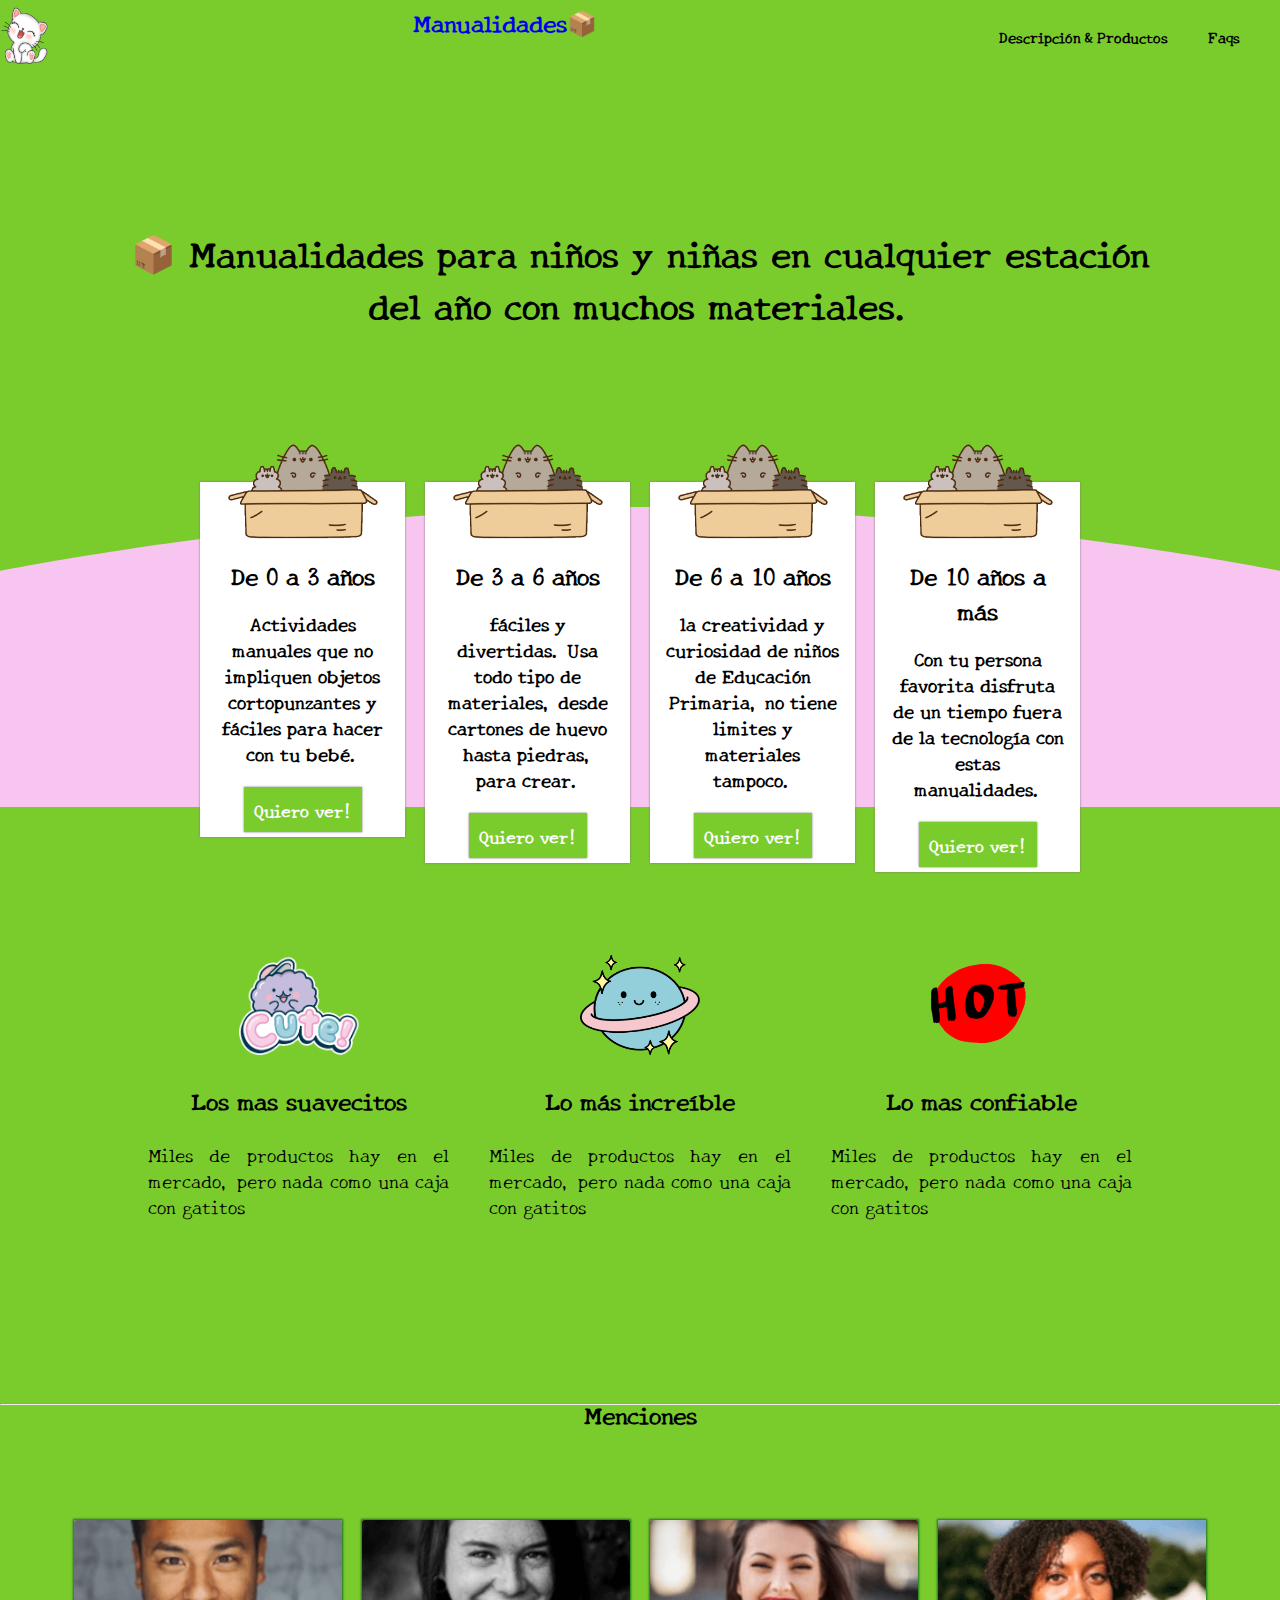
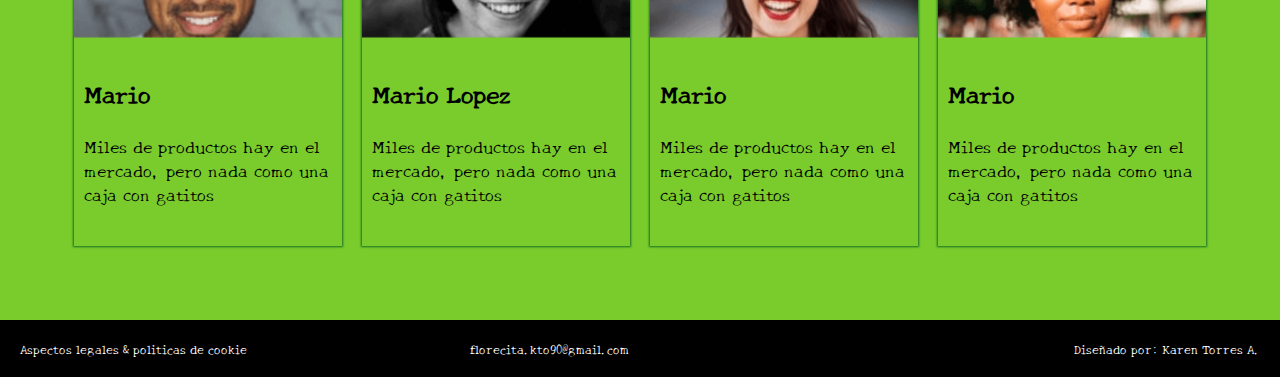
<file: index.html>
<!DOCTYPE html>
<html lang="es">
<head>
  <script type="text/javascript" async="" src="https://www.googleadservices.com/pagead/conversion_async.js"></script>
  <script type="text/javascript" async="" src="https://www.google-analytics.com/analytics.js"></script>
  <script async src="https://www.googletagmanager.com/gtag/js?id=UA-194716255-2">
  </script>
  <!-- Google Analytics -->
<script>
  (function(i,s,o,g,r,a,m){i['GoogleAnalyticsObject']=r;i[r]=i[r]||function(){
  (i[r].q=i[r].q||[]).push(arguments)},i[r].l=1*new Date();a=s.createElement(o),
  m=s.getElementsByTagName(o)[0];a.async=1;a.src=g;m.parentNode.insertBefore(a,m)
  })(window,document,'script','https://www.google-analytics.com/analytics.js','ga');
  
  ga('create', 'UA-194716255-2', 'auto');
  ga('send', 'pageview');
  </script>
    <!-- metas requeridos -->
    <meta name="google-site-verification" content="7zwD9bVDYFP3vGOhgcUnTmCMMDcfvRH4NPtVqf5TxdM" />
    <meta charset="UTF-8">
    <meta http-equiv="X-UA-Compatible" content="IE=edge">
    <meta name="viewport" content="width=device-width, initial-scale=1.0">
    <meta name="author" content="Karen Torres Archbold" />
    <meta name="copyright" content="Propietario del copyright Karen Torres Archbold" />
    <meta name="robots" content="index,follow"/>
    <meta name="keywords" content="manualidades,
    manualidades con papel para ninos,
    manualidades para hacer en casa,
    manualidades de reciclaje,
    manualidades para el hogar,
    manualidades con papel,
    manualidades para ninos,
    manualidades faciles y rapidas,
    manualidades faciles,
    manualidades para vender,
    manualidades para el dia del padre,
    manualidades para el dia de la madre,
    manualidades navideñas,
    manualidades con fomi,
    manualidades con madera,
    manualidades con cartulina,
    manualidades con papel crepé,
    manualidades con plastilina,
    manualidades con rollo de papel,
    manualidades con palitos de paleta,
    ideas en 5 minutos manualidades,
    manualidades con botellas plasticas,
    "/>
    <meta name="description" content="Encuentra aquí esas ideas que necesitas para tus manualidades, infinitas ideas, para personas creativas.">
    <meta property="og:locale" content="es_ES">
    <meta property="og:type" content="website">
    <meta property="og:url" content="https://manualidades.store">
    <meta property="og:title" content="♥ 1000 manualidades para tu 2021 100% fáciles ◄">
    <meta property="og:description" content="☺ De materiales como: cartón, fomi, rollo de papel, papel, madera, palitos de paleta, material reciclado y más">

    <link rel="canonical" href="https://manualidades.store">
    <link rel="stylesheet" href="style.css">
    <link rel="stylesheet" href="https://stackpath.bootstrapcdn.com/bootstrap/4.1.3/css/bootstrap.min.css" integrity="sha384-MCw98/SFnGE8fJT3GXwEOngsV7Zt27NXFoaoApmYm81iuXoPkFOJwJ8ERdknLPMO" crossorigin="anonymous">
    <link rel="icon" type="image/png" href="assets/logo/KawaiLike.png"> 
    <title>Manualidades📦</title>
</head>
<body>
    
    <nav>
<div class="logo_image">
    <img src="assets/logo/KawaiLike.png" alt="">
</div>
<h2><a href="https://manualidades.store/">Manualidades📦</a></h2>
<UL>
    <LI><a href="#">Descripción & Productos</a></LI>
    <li><a href="#">Faqs</a></li>
</UL>
    </nav>
    <!-- Aquí acaba el navbar -->

  <div class="main_section">
    <h1>
      📦 Manualidades para niños y niñas en cualquier estación del año con muchos materiales.
    </h1>
  </div>
  <div class="products">
    <div class="container">
      <div class="row align-items-center">

    <div class="product col-12 col-md-3 col-lg-3">
      <div class="content">
          <div class="img_content"><img src="/assets/icons/box2.png" alt="caja con gatitos adentro creemos que es manualidades de gatitos"></div>
              <h2>De 0 a 3 años</h2>
              <p>Actividades manuales que no impliquen objetos cortopunzantes y fáciles para hacer con tu bebé.</p>
              <a href="#" class="main_button">Quiero ver!</a>
      </div>
    </div>
    <div class="product col-12 col-md-3 col-lg-3">
      <div class="content">
        <div class="img_content"><img src="/assets/icons/box2.png" alt="manualidades de gatitos un gato y una caja"></div>
              <h2>De 3 a 6 años</h2>
              <p>fáciles y divertidas. Usa todo tipo de materiales, desde cartones de huevo hasta piedras, para crear.</p>
              <a href="#" class="main_button">Quiero ver!</a>
      </div>
    </div>
    <div class="product col-12 col-md-3 col-lg-3">
      <div class="content">
          <div class="img_content"><img src="/assets/icons/box2.png" alt="la caja de manualidades con gatitos adentro"></div>   
              <h2>De 6 a 10 años</h2>
              <p>la creatividad y curiosidad de niños de Educación Primaria, no tiene limites y materiales tampoco.</p>
              <a href="#" class="main_button">Quiero ver!</a>
      </div>
    </div>
    <div class="product col-12 col-md-3 col-lg-3">
      <div class="content">
        <div class="img_content"><img src="/assets/icons/box2.png" alt="gatitos por todos los lados nos muestra la caja de manualidades"></div>
              <h2>De 10 años a más</h2>
              <p>Con tu persona favorita disfruta de un tiempo fuera de la tecnología con estas manualidades.</p>
              <a href="#" class="main_button">Quiero ver!</a>
      </div>
    </div>
  </div>
    </div>
  </div>

 <!-- Inicia beneficios -->
 <div class="beneficios">
  <div class="beneficio">
    <div class="content_beneficio">
      <img src="./assets/img/b1.png" alt="Las manualidades mas lindas y esponjosas que jamás hayas visto">
      <h3>Los mas suavecitos</h3>
      <p class="text_beneficio">
        Miles de productos hay en el mercado, pero nada como una caja con gatitos
      </p>
    </div>
  </div>
  <div class="beneficio">
    <div class="content_beneficio">
      <img src="./assets/img/b2.png" alt="Los diseños de manualidades más increibles en el mundo y en marte">
      <h3>Lo más increíble</h3>
      <p class="text_beneficio">
        Miles de productos hay en el mercado, pero nada como una caja con gatitos
      </p>
    </div>
  </div>
  <div class="beneficio">
    <div class="content_beneficio">
      <img src="./assets/img/b3.png" alt="Las manualidades más nuevas y recientes en todo el año en curso">
      <h3>Lo mas confiable</h3>
      <p class="text_beneficio">
        Miles de productos hay en el mercado, pero nada como una caja con gatitos
      </p>
    </div>
  </div>
</div>
<!-- Fin beneficios -->
<hr>
<!-- Inicia menciones -->
<h2 class="mention_title">Menciones</h2>
<div class="mentions">
  <div class="mention">
    <div class="content_mention">
      <img src="./assets/img/p1.png" alt="Persona que nos ha mencionado con anterioridad">
      <div class="text">
        <h3>Mario</h3>
        <p>Miles de productos hay en el mercado, pero nada como una caja con gatitos</p>
      </div>
    </div>
  </div>
  <div class="mention">
    <div class="content_mention">
      <img src="./assets/img/p2.png" alt="Nuestra clientela nos prefiere por eso somos los mejores en manualidades">
      <div class="text">
        <h3>Mario Lopez</h3>
        <p>Miles de productos hay en el mercado, pero nada como una caja con gatitos</p>
      </div>
    </div>
  </div>
  <div class="mention">
    <div class="content_mention">
      <img src="./assets/img/p3.png" alt="Disfrutamos de las menciones que nos hacen nuestros usuarios por eso los mencionamos">
      <div class="text">
        <h3>Mario</h3>
        <p>Miles de productos hay en el mercado, pero nada como una caja con gatitos</p>
      </div>
    </div>
  </div>
  <div class="mention">
    <div class="content_mention">
      <img src="./assets/img/p4.png" alt="Que bueno ver que los usuarios nos responden y nos prefieren siempre">
      <div class="text">
        <h3>Mario</h3>
        <p>Miles de productos hay en el mercado, pero nada como una caja con gatitos</p>
      </div>
    </div>
  </div>
</div>
<!-- Fin de menciones -->
<!-- Inicio de footer -->
<footer>
  <div class="option"><a rel="nofollow" href="/politic.html" target="_blank" style="text-decoration: none; color: white;">
    Aspectos legales & politicas de cookie</a></div>
  <div class="option-mail"><a href="mailto:florecita.kto90@gmail.com" target="_blank" style="text-decoration: none; color: white;">
    florecita.kto90@gmail.com</div>
  <div class="option"><a href="https://karentarchbold.site/" target="_blank" style="text-decoration: none; color: white;">
    Diseñado por: Karen Torres A.</a></div>
</footer>
<!-- Fin de Footer -->

<!-- Script -->
</body> <!-- Cierra body -->
</html> <!-- Cierra html -->
</file>
<file: style.css>
/*
#  ·················
#  ··_______________
#  ·/·___/·___/·___/
#  /·/__(__··|__··)·
#  \___/____/____/··
#  ·················
   ▄█   ▄█▄       ███        ▄████████    ▄████████  ▄████████    ▄█    █▄    
  ███ ▄███▀ ▀███████████▄   ███    ███   ███    ███ ███    ███   ███    ███   
  ███▐██▀        ▀███▀▀██   ███    ███   ███    ███ ███    █▀    ███    ███   
 ▄█████▀          ███   ▀   ███    ███  ▄███▄▄▄▄██▀ ███         ▄███▄▄▄▄███▄▄ 
▀▀█████▄          ███     ▀███████████ ▀▀███▀▀▀▀▀   ███        ▀▀███▀▀▀▀███▀  
  ███▐██▄         ███       ███    ███ ▀███████████ ███    █▄    ███    ███   
  ███ ▀███▄       ███       ███    ███   ███    ███ ███    ███   ███    ███   
  ███   ▀█▀       ███       ███    █▀    ███    ███ ████████▀    ███    █▀    
  ▀                                      ███    ███                           
*/
@import url('https://fonts.googleapis.com/css2?family=New+Tegomin&display=swap');
/* -------------------- Variables */
:root {
  --verdelima: #7ACC2D;
  --blanco: white;
  --negro: black;
  --col-width: 8.33333333333%;
}

.container {
  max-width: 900px;
  margin: auto;
}

.row {
  display: flex;
}

.col-1 {
  width: var(--col-width);
}

.col-2 {
  width: calc(var(--col-width) * 2);
}

.col-3 {
  width: calc(var(--col-width) * 3);
}

.col-4 {
  width: calc(var(--col-width) * 4);
}

.col-5 {
  width: calc(var(--col-width) * 5);
}

.col-6 {
  width: calc(var(--col-width) * 6);
}

.col-7 {
  width: calc(var(--col-width) * 7);
}

.col-8 {
  width: calc(var(--col-width) * 8);
}

.col-9 {
  width: calc(var(--col-width) * 9);
}

.col-10 {
  width: calc(var(--col-width) * 10);
}

.col-11 {
  width: calc(var(--col-width) * 11);
}

.col-12 {
  width: calc(var(--col-width) * 12);
}

[class*="col-"] { /* selecciona los atributos class cuyos valores tenga una subcadena col-*/
  padding: 10px;
}

@media(max-width: 1000px){
  .row{
    display: inherit;
  }
  [class*="col-"] { /* selecciona los atributos class cuyos valores tenga una subcadena col-*/
    width: 100%;
  }
}
/* -------------------- Fin variables */

/* -------------------- vista principal */
html, body {
    padding: 0px;
    margin: 0px;
    font-size: 12px;
    font-family: 'New Tegomin', serif;
    background-color:  var(--verdelima) !important;
}

.logo_image img {
  width: 50px;
  height: 70px;
}

nav{
  display: flex !important;
  background-color: var(--verdelima);
  justify-content: space-between;
  align-items: center;
}

nav h2 A:link {text-decoration: none }
nav h2 A:visited {color: black;  font-family: arial; text-decoration: none }
nav h2 A:hover {color: black; font-family: arial; text-decoration: none }

nav h2{
  color:  var(--negro);
  margin-top: 25px;
  margin-bottom: 5px;
  font-weight: 900;
}

nav h2 a:hover{
  color: var(--blanco);
}

nav ul{
    display: flex;
  }
  
nav li{
  padding-right: 40px;
  list-style: none;
}
  
nav li a{
  color: var(--negro);
  font-size: 1.2rem;
  text-decoration: none;
  font-weight: 700;
}
  
nav li a:hover{
  color: var(--blanco);
  text-decoration: none;
  font-weight: 700;
}

  /* ------------------------ Main section */


h1{
  font-size: 3rem;
  font-weight: bold;
  margin-bottom: 50px;
}

.main_section{
  padding: 10%;
  text-align: center;
}

.products{
  background-image: url("/assets/img/curve.png");
  height: 300px;
  background-size: cover;
  background-position: center top;
  display: flex;
}

.product{
  margin-top: -35px;

}

.product .content{
  background-color: var(--blanco);
  padding: 15px;
  box-shadow: 0 0 2px #797575;
  text-align: center;
  font-weight: 700;
  font-size: 1.5rem;
}
  
  h2{
    margin-top: -15px!important;
    margin-bottom: 15px!important;
    font-size: 2rem!important;
    font-weight: bold!important;
  }

  p{
    margin-bottom: 30px !important;
  }

  .product .content:hover{
    box-shadow: 0 0 10px #7e8520;
  }

  .img_content {
      text-align: center;
      margin-top: -80px;
  }

  .img_content img{
    width: 150px;
    height: 150px;
  }

  .main_button {
    background-color:  var(--verdelima);;
    padding: 10px;
    font-size: 17px;
    color: var(--blanco);
    border: 30px;
    box-shadow: 0 0 2px #797575;
    cursor: pointer;
    text-decoration: none;
    font-weight: bold;
  }

  .main_button:hover {
    background-color: #5e9e22;
    text-decoration: none;
    color: var(--blanco);
    font-weight: bold;
    box-shadow: 0 0 5px #7e8520;
  }

  /* Beneficios */

.beneficios{
  padding: 10%;
  display: flex;
}

.beneficio{
  text-align: center;
  padding: 20px;
}

h3{
  font-size: 2rem;
  font-weight: bold;
}

.beneficio img{
  width: 120px;
  height: 100px;
  max-height: 100px
}

.text_beneficio{
  text-align: justify;
  font-size: 1.5rem;
}

/* Mentions */
.mentions{
  display: flex;
  padding: 5%;
}

h2.mention_title{
  text-align: center;
  font-weight: bold;
  font-size: 2rem;
}

.mention{
  padding: 10px;
}

.content_mention{
  box-shadow: 0px 0 2px 1px #166e22;
}

.content_mention img{
  height: 100%;
  width: 100%;
}

.mention .text{
  padding: 10px;
  font-size: 1.4rem;
}

/* ------------------------------------------- Footer */
footer{
  display: flex !important;
  justify-content: space-between;
  font-size: 12px;
  background-color: var(--negro);
  padding: 20px;
  color: var(--blanco);
}

/* ------------------------------------------- Mobile */

@media (max-width: 600px) {

nav ul{
  position: absolute;
  margin-top: 120px;
}

h1{
  margin-top: 40px!important;
}
  .products{
    display: inherit;
    height: auto;
  }
  .product{
    margin-top: 50px;
  }
  .main_section{
    padding: 4%;
  }
  .beneficios, .mentions{
    display: inherit;
  }

  .option{
    margin-right: 10px;
  }

.option-mail{
  position: absolute;
  margin-top: 37px;

}
}
</file>
